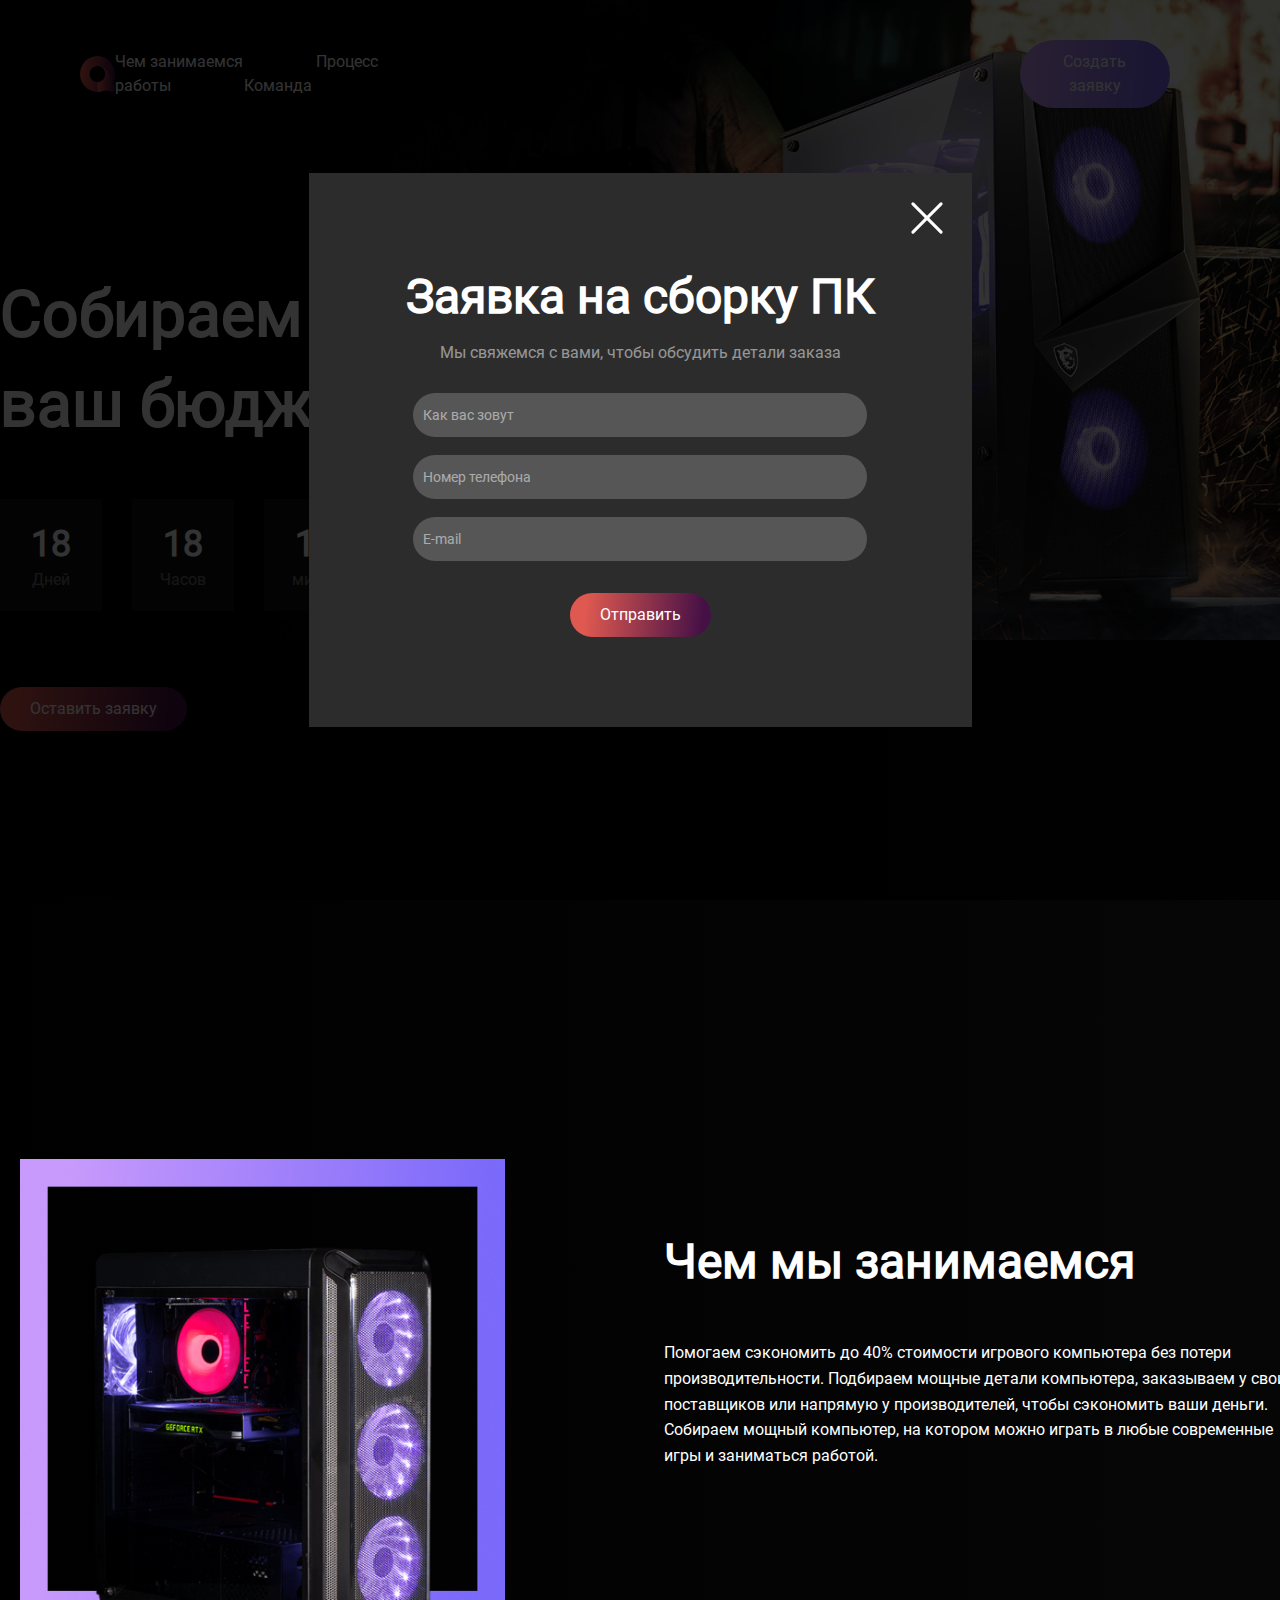
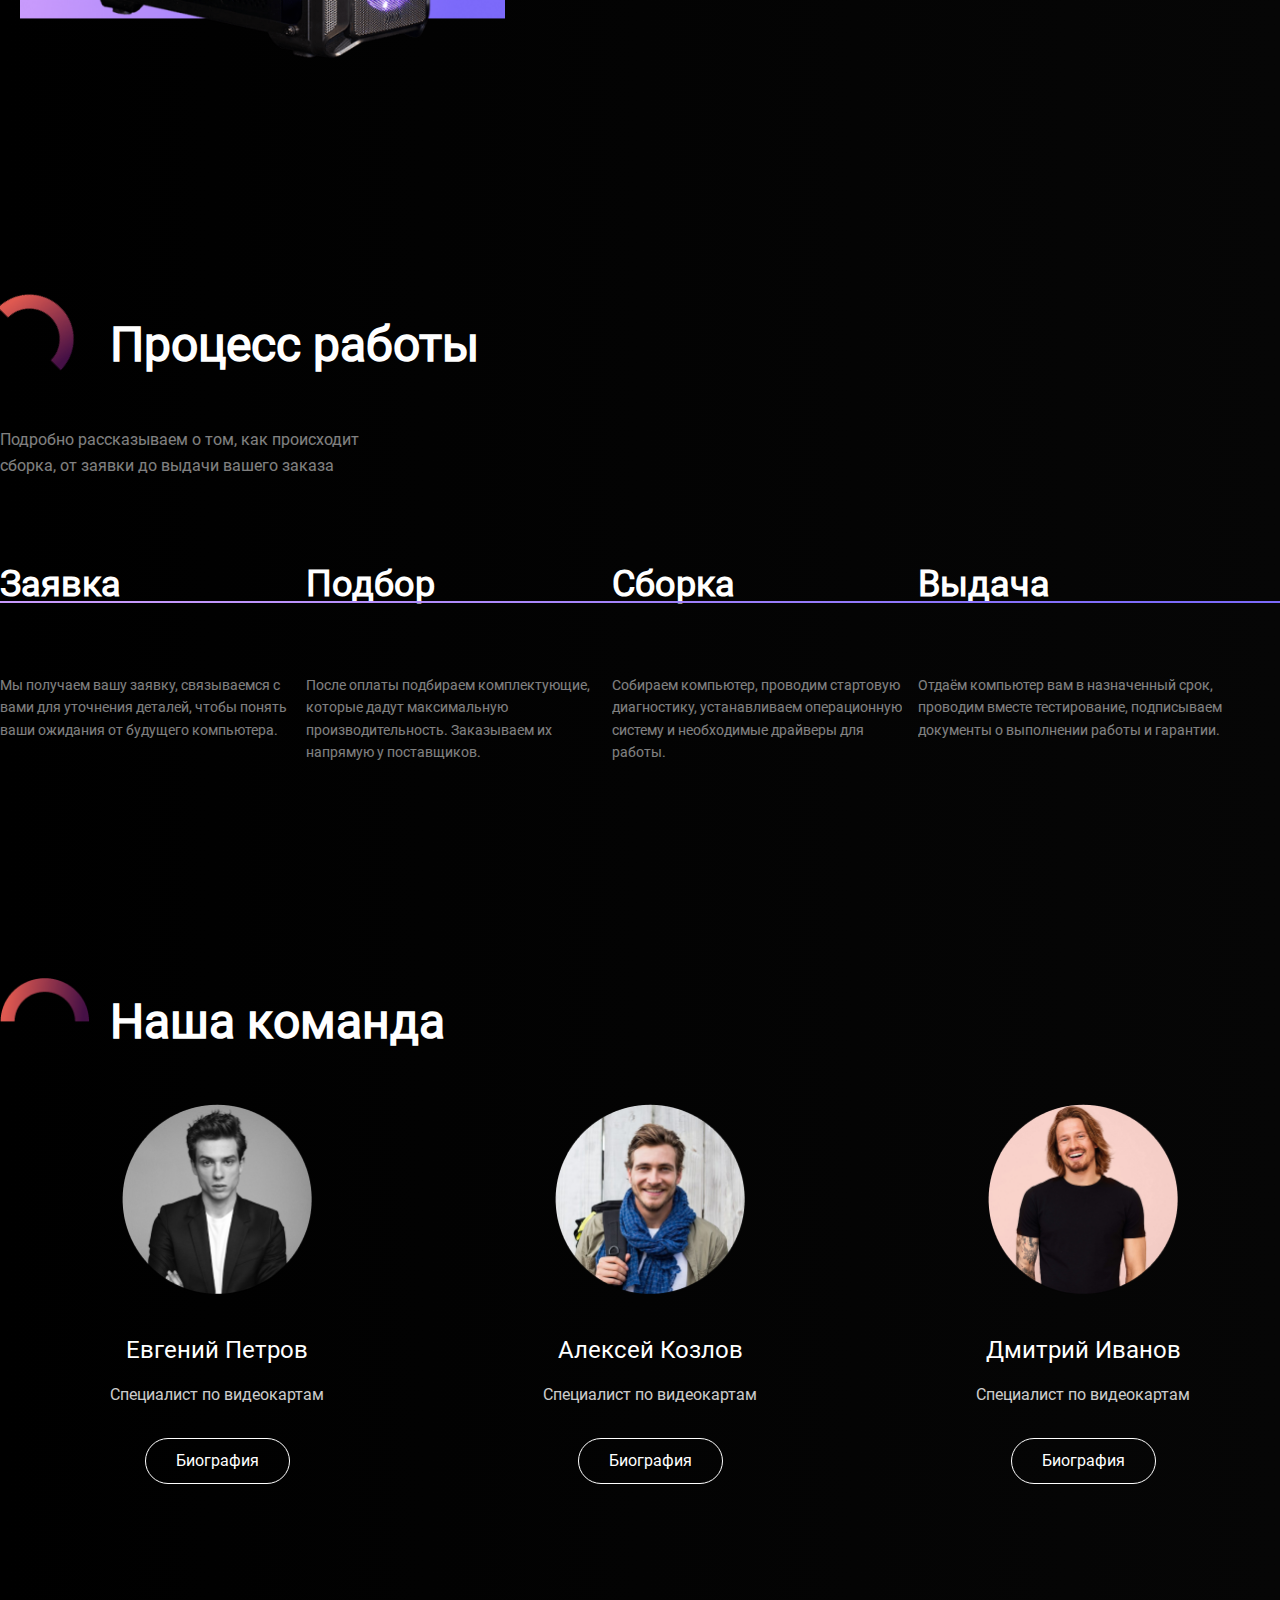
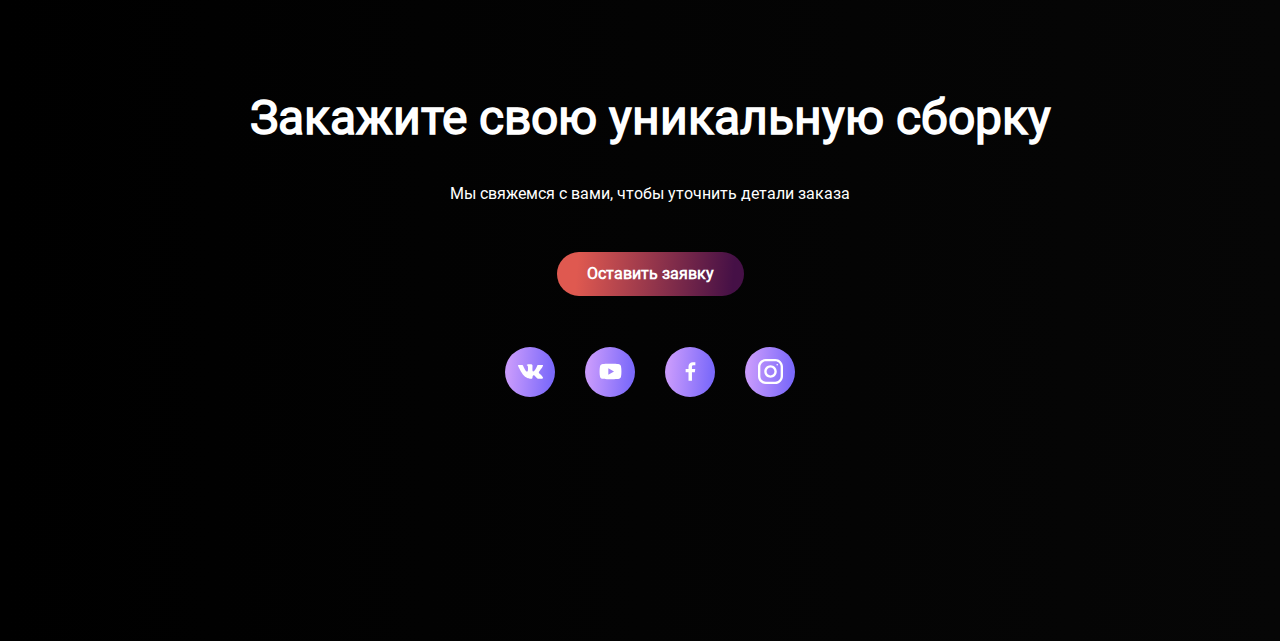
<file: index.html>
<!DOCTYPE html>
<html lang="ru">

<head>
    <meta charset="UTF-8">
    <meta http-equiv="X-UA-Compatible" content="IE=edge">
    <meta name="viewport" content="width=device-width, initial-scale=1.0">
    <!-- <link rel="preconnect" href="https://fonts.googleapis.com">
    <link rel="preconnect" href="https://fonts.gstatic.com" crossorigin>
    <link href="https://fonts.googleapis.com/css2?family=Roboto:wght@400;700&display=swap" rel="stylesheet"> -->
    <link rel="stylesheet" href="css/normalize.css">
    <link rel="stylesheet" href="css/style.css">
    <title>Сборка ddd компьютера</title>
</head>

<body>
    <header class="header">
        <div class="header__wrap">
            <a href="#" class="header__logo">
                <img src="img/logo.svg" alt="">
            </a>
            <div class="header__menu">
                <nav class="header__nav">
                    <a href="#">Чем занимаемся</a>
                    <a href="#">Процесс работы</a>
                    <a href="#">Команда</a>
                </nav>
                <button type="button" class="button header__button modal__button">Создать заявку</button>
            </div>

        </div>


    </header>
    <main class="main">
        <section class="main-display">
            <div class="container">
                <h1 class="main-display__header">Собираем игровой ПК под ваш бюджет</h1>
                <div class="timer main-display__timer">
                    <div class="timer__item block__center">
                        <div class="timer__count">18</div>
                        <div class="timer__text">Дней</div>
                    </div>
                    <div class="timer__item block__center">
                        <div class="timer__count">18</div>
                        <div class="timer__text">Часов</div>
                    </div>
                    <div class="timer__item block__center">
                        <div class="timer__count">18</div>
                        <div class="timer__text">минут</div>
                    </div>
                    <div class="timer__item block__center">
                        <div class="timer__count">18</div>
                        <div class="timer__text">секунд</div>
                    </div>
                </div>
                <button class="button main-display__button modal__button">Оставить заявку</button>
            </div>
            <div class="main-display__background">
                <img src="img/main-screen__bgc.jpg" alt="">
            </div>
        </section>
        <section class="work">
            <div class="container">
                <div class="work__wrap">
                    <div class="work__img">
                        <img src="img/about__img.png" alt="">
                    </div>
                    <div class="work__text">
                        <h2 class="work__header">Чем мы занимаемся</h2>
                        <p class="work__description">Помогаем сэкономить до 40% стоимости игрового компьютера без потери
                            производительности. Подбираем мощные детали компьютера, заказываем у своих поставщиков или
                            напрямую у производителей, чтобы сэкономить ваши деньги. Собираем мощный компьютер, на
                            котором можно играть в любые современные игры и заниматься работой.</p>
                    </div>
                </div>
            </div>

        </section>
        <section class="process">
            <div class="container">
                <div class="process__wrap">
                    <div class="process__title">
                        <img src="img/command_icon.png" alt="" class="process__img">
                        <h2 class="process__header">Процесс работы</h2>
                    </div>
                    <div class="process__description">Подробно рассказываем о том, как происходит сборка, от заявки до
                        выдачи вашего заказа
                    </div>
                    <div class="process__columns">
                        <div class="process__item">
                            <h3 class="process__work">Заявка</h3>
                            <p class="process__text">Мы получаем вашу заявку, связываемся с вами для уточнения деталей,
                                чтобы понять ваши ожидания от будущего компьютера.</p>
                        </div>
                        <div class="process__item">
                            <h3 class="process__work">Подбор</h3>
                            <p class="process__text">После оплаты подбираем комплектующие, которые дадут максимальную
                                производительность. Заказываем их напрямую у поставщиков.</p>
                        </div>
                        <div class="process__item">
                            <h3 class="process__work">Сборка</h3>
                            <p class="process__text">Собираем компьютер, проводим стартовую диагностику, устанавливаем
                                операционную систему и необходимые драйверы для работы.</p>
                        </div>
                        <div class="process__item">
                            <h3 class="process__work">Выдача</h3>
                            <p class="process__text">Отдаём компьютер вам в назначенный срок, проводим вместе
                                тестирование, подписываем документы о выполнении работы и гарантии.</p>
                        </div>
                    </div>
                </div>
            </div>
        </section>
        <section class="command">
            <div class="container">
                <div class="process__title command__title">
                    <img src="img/command_icon.png" alt="" class="process__img">
                    <h2 class="process__header command__header">Наша команда</h2>
                </div>
                <div class="command__wrap">
                    <div class="command__item block__center">
                        <div class="command__img">
                            <img src="img/Ellipse 2.png" alt="">
                        </div>
                        <h3 class="command__name">Евгений Петров</h3>
                        <div class="command__professional">Специалист по видеокартам</div>
                        <a href="#" class="button command__link">Биография</a>

                    </div>
                    <div class="command__item block__center">
                        <div class="command__img">
                            <img src="img/Ellipse 2 (2).png" alt="">
                        </div>
                        <h3 class="command__name">Алексей Козлов</h3>
                        <div class="command__professional">Специалист по видеокартам</div>
                        <a href="#" class="button command__link">Биография</a>

                    </div>
                    <div class="command__item block__center">
                        <div class="command__img">
                            <img src="img/Ellipse 2 (3).png" alt="">
                        </div>
                        <h3 class="command__name">Дмитрий Иванов</h3>
                        <div class="command__professional">Специалист по видеокартам</div>
                        <a href="#" class="button command__link">Биография</a>

                    </div>
                </div>

            </div>
        </section>
        <section class="assembly">
            <div class="container">
                <div class="assembly__wrap block__center">
                    <h2 class="assembly__header">Закажите свою уникальную сборку</h2>
                    <div class="assembly__description">Мы свяжемся с вами, чтобы уточнить детали заказа
                    </div>
                    <button class="button assembly__button modal__button">Оставить заявку</button>
                    <div class="assembly__socials">
                        <div class="assembly__item">
                            <img src="img/vk.svg" alt="">

                        </div>
                        <div class="assembly__item">
                            <img src="img/youtube.svg" alt="">

                        </div>
                        <div class="assembly__item">
                            <img src="img/facebook.svg" alt="">

                        </div>
                        <div class="assembly__item">
                            <img src="img/instagram.svg" alt="">

                        </div>
                    </div>
                </div>
            </div>
        </section>
        <form action="#" class="modal block__center">
            <div class="modal__inner">
                <div class="modal__close">
                    <img src="img/cross.svg" alt="">
                </div>
                <h3 class="modal__header">Заявка на сборку ПК</h3>
                <div class="modal__subheader">Мы свяжемся с вами, чтобы обсудить детали заказа</div>
                <div class="modal__elements">
                    <div class="modal__item">
                        <input type="text" class="modal__input" placeholder="Как вас зовут">
                    </div>
                    <div class="modal__item">
                        <input type="tel" class="modal__input" placeholder="Номер телефона">
                    </div>
                    <div class="modal__item">
                        <input type="email" class="modal__input" placeholder="E-mail">
                    </div>

                </div>
                <button type="submit" class="button main-display__button ">Отправить</button>

            </div>
        </form>

    </main>
    <script src="js/main.js"></script>

</body>

</html>
</file>
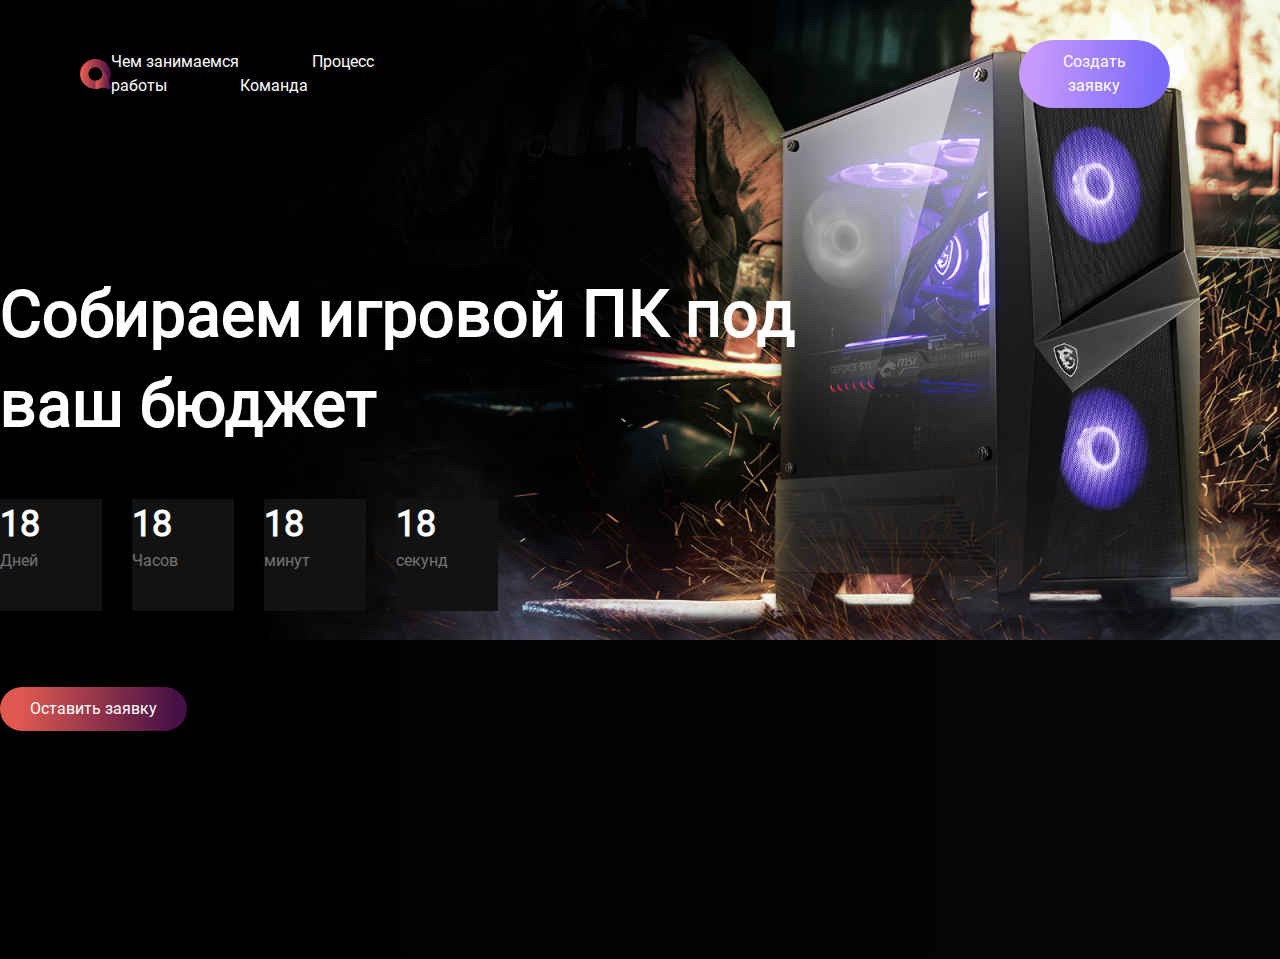
<file: index1.html>
<!DOCTYPE html>
<html lang="ru">

<head>
    <meta charset="UTF-8">
    <meta http-equiv="X-UA-Compatible" content="IE=edge">
    <meta name="viewport" content="width=device-width, initial-scale=1.0">
    <link rel="stylesheet" href="css/normalize.css">
    <link rel="stylesheet" href="css/style.css">
    <title>Сборка компьютера</title>
</head>

<body>
    <header class="header">
        <div class="header__wrap">
            <a href="#" class="header__logo">
                <img src="img/logo.svg" alt="">
            </a>
            <!-- <div class="header__menu"> -->
            <nav class="header__nav">
                <a href="#">Чем занимаемся</a>
                <a href="#">Процесс работы</a>
                <a href="#">Команда</a>
            </nav>
            <button type="button" class="button header__button">Создать заявку</button>
            <!-- </div> -->

        </div>


    </header>
    <main class="main">
        <section class="main-display">
            <div class="container">
                <h1 class="main-display__header">Собираем игровой ПК под ваш бюджет</h1>
                <div class="timer main-display__timer">
                    <div class="timer__item">
                        <div class="timer__count">18</div>
                        <div class="timer__text">Дней</div>
                    </div>
                    <div class="timer__item">
                        <div class="timer__count">18</div>
                        <div class="timer__text">Часов</div>
                    </div>
                    <div class="timer__item">
                        <div class="timer__count">18</div>
                        <div class="timer__text">минут</div>
                    </div>
                    <div class="timer__item">
                        <div class="timer__count">18</div>
                        <div class="timer__text">секунд</div>
                    </div>
                </div>
                <button class="button main-display__button">Оставить заявку</button>
            </div>
            <div class="main-display__background">
                <img src="img/main-screen__bgc.jpg" alt="">
            </div>
        </section>
    </main>

</body>

</html>
</file>
<file: css/style.css>
*,
*::after,
*::before {
    box-sizing: border-box;
}

@font-face {
    font-family: 'Roboto';
    src: local('Roboto'),
        url('../fonts/Roboto-Regular.ttf') format('truetype');
}

html,
body {
    font-family: 'Roboto', 'SegoeUI';
    font-size: 62.5%;
    font-weight: normal;
    color: #FFFFFF;
    background-image: linear-gradient(90deg, rgba(0, 0, 0, 1) 0%, rgba(6, 6, 6, 1) 100%);

}

img {
    width: 100%;
    height: 100%;
    object-fit: contain;
    flex-shrink: 0;
}

a {
    text-decoration: none;
    color: inherit;
}

button,
input {
    outline: none;
    border: none;
    cursor: pointer;
}

h1,
h2,
h3,
h4,
h5,
h6 {
    padding: 0;
    margin: 0;
}

.container {
    width: 130rem;
    margin: 0 auto;
}

:root {
    --text-size-medium: 1.6rem;
}

.block__center {
    display: flex;
    align-items: center;
    justify-content: center;
    flex-direction: column;
}

.button {
    border-radius: 5rem;
    padding: 1rem 3rem;
    color: #FFFFFF;
}




.header {
    position: absolute;
    top: 0;
    left: 50%;
    transform: translate(-50%, 0);
    width: 100%;

    padding: 4rem 11rem 4rem 8rem;
    z-index: 10;


}

.header__wrap {
    display: flex;
    align-items: center;
    justify-content: space-between;
}


.header__menu {
    display: flex;
    align-items: center;

}

.header__nav a:not(:last-child) {
    margin-right: 7.1rem;

}

.header__nav a {

    font-size: var(--text-size-medium);
    font-weight: 400;
    line-height: 150%;
}



.header__logo {
    display: block;
    width: 4rem;
    height: 4rem;
}

.header__button {
    margin-left: 55.3rem;
    background: linear-gradient(94.26deg, #C89AFC 9.51%, #7C6AFA 90.23%);
    font-size: var(--text-size-medium);
    line-height: 150%;
}

.main-display {
    padding-top: 27rem;
}

.main-display__background {
    position: absolute;
    top: 0;
    left: 0;
    z-index: 1;
}


.main-display .container {
    position: relative;
    z-index: 10;
    padding-bottom: 22.8rem;
}

.main-display__header {
    max-width: 80rem;
    font-size: 6.4rem;
    font-weight: 700;
    line-height: 140%;
    margin-bottom: 5rem;


}

.main-display__timer {
    display: flex;
    margin-bottom: 7.6rem;
}

.timer__item {
    width: 10.2rem;
    height: 11.2rem;
    background-color: #121212;
    /* display: flex;
    align-items: center;
    justify-content: center;
    flex-direction: column; */
}

.main-display__button {
    background: linear-gradient(94.78deg, #DF5950 11.19%, #451046 93.72%);
    font-size: var(--text-size-medium);
    line-height: 150%;
}

.timer__item:not(:last-child) {
    margin-right: 3rem;
}

.timer__count {
    font-size: 3.6rem;
    font-weight: 700;
    line-height: 140%;
}

.timer__text {
    font-size: var(--text-size-medium);
    opacity: 0.4;
    line-height: 140%;
}

.work {
    padding-top: 20rem;
    padding-bottom: 24.3rem;
}

.work__wrap {
    display: flex;
    /* align-items: center; */

}

.work__img {
    width: 52.6rem;
    height: 49.9rem;
    margin-right: 13.9rem;
}

.work__text {
    max-width: 63.6rem;
    padding-top: 6.9rem;
}

.work__header {
    margin-bottom: 4.5rem;
    font-weight: 700;
    font-size: 4.8rem;
    line-height: 140%;
}

.work__description {
    font-size: var(--text-size-medium);
    line-height: 160%;
}

.process {
    position: relative;
    padding-bottom: 20rem;

}

.process__img {
    width: 9rem;
    height: 4.5rem;
    margin-right: 2rem;
}

.process .process__img {
    transform: rotate(45deg);
}

.process__header {
    margin-bottom: 4.9rem;
    padding-top: 1rem;
    font-weight: 700;
    font-size: 4.8rem;
    line-height: 140%;
}

.process__title {
    display: flex;
}

.process__description {
    max-width: 41.1rem;
    margin-bottom: 8rem;
    font-size: var(--text-size-medium);
    line-height: 160%;
    opacity: 0.5;
}

.process__columns {
    display: flex;
}

.process__columns::after {
    content: '';
    display: block;
    width: 130rem;
    height: 0.2rem;
    position: absolute;
    top: 30rem;
    left: 50%;
    transform: translate(-50%, 0);
    background: linear-gradient(94.26deg, #C89AFC 9.51%, #7C6AFA 90.23%);



}

.process__item {
    max-width: 30.6rem;
}

.process__work {
    margin-bottom: 6.5rem;
    font-weight: 700;
    font-size: 3.6rem;
    line-height: 140%;
}

.process__text {
    font-size: 1.4rem;
    line-height: 160%;
    opacity: 0.5;
}

.command {
    padding-bottom: 20rem;
}

.command__title {
    margin-bottom: 11.9rem;
}

.command__title {
    margin-bottom: 0;
}

.command__wrap {
    display: flex;
    justify-content: space-between;
    padding-left: 11rem;
    padding-right: 11rem;
}

/* .command__item {
    display: flex;
    justify-content: center;
    align-items: center;
    flex-direction: column;

} */

.command__img {
    width: 19rem;
    height: 19rem;
    margin-bottom: 4rem;
    border-radius: 50%;
}

.command__name {
    margin-bottom: 1.5rem;
    font-weight: 500;
    font-size: 2.4rem;
    line-height: 140%;

}

.command__professional {
    margin-bottom: 3rem;
    font-size: var(--text-size-medium);
    line-height: 160%;
    opacity: 0.8;
}

.command__link {
    font-size: var(--text-size-medium);
    line-height: 150%;
    border: 0.1rem solid #FFFFFF;
}

.assembly {
    padding-bottom: 24.4rem;
}


.assembly__header {
    margin-bottom: 3rem;
    font-weight: 700;
    font-size: 4.8rem;
    line-height: 140%;
}

.assembly__description {
    margin-bottom: 4.52rem;
    font-size: var(--text-size-medium);
    line-height: 160%;
}

.assembly__button {
    margin-bottom: 5.08rem;
    font-weight: 700;
    font-size: var(--text-size-medium);
    line-height: 150%;
    background: linear-gradient(94.78deg, #DF5950 11.19%, #451046 93.72%);
}

.assembly__socials {
    display: flex;
}

.assembly__item {
    display: flex;
    justify-content: center;
    align-items: center;
    width: 5rem;
    height: 5rem;
    background: linear-gradient(94.26deg, #C89AFC 9.51%, #7C6AFA 90.23%);
    border-radius: 50%;
}

.assembly__item:not(:last-child) {
    margin-right: 3rem;
}

.assembly__item img {
    width: 50%;
    height: 50%;

}

.modal {
    position: fixed;
    inset: 0;
    width: 100%;
    height: 100%;
    overflow-x: hidden;
    overflow-y: auto;
    z-index: 10;
    padding: 3rem 0;
    background-color: rgba(0, 0, 0, 0.8);
    /* display: none; */
}

.modal__inner {
    position: relative;
    width: 66.3rem;
    padding: 9rem 1rem;
    background-color: #2C2C2C;
    text-align: center;
}

.modal__header {
    font-weight: 700;
    font-size: 4.8rem;
    line-height: 140%;
    margin-bottom: 1rem;
}

.modal__subheader {
    font-size: 1.6rem;
    line-height: 160%;
    opacity: 0.5;
    margin-bottom: 2.8rem;

}

.modal__elements {
    width: 45.4rem;
    margin: 0 auto 3.2rem auto;

}

.modal__item {
    height: 4.4rem;

}

.modal__item:not(:last-child) {
    margin-bottom: 1.8rem;
}



.modal__input {
    width: 100%;
    height: 100%;
    border-radius: 5rem;
    font-weight: 400;
    font-size: 1.4rem;
    line-height: 160%;
    padding-left: 1rem;
    background: rgba(255, 255, 255, 0.2);


}

.modal__input::placeholder {
    color: #FFFFFF;
    opacity: 0.5;
}


.modal__close {
    position: absolute;
    top: 2rem;
    right: 2rem;
    width: 5rem;
    height: 5rem;
    cursor: pointer;

}

.noscroll {
    overflow: hidden;
    height: 100%;
}
</file>
